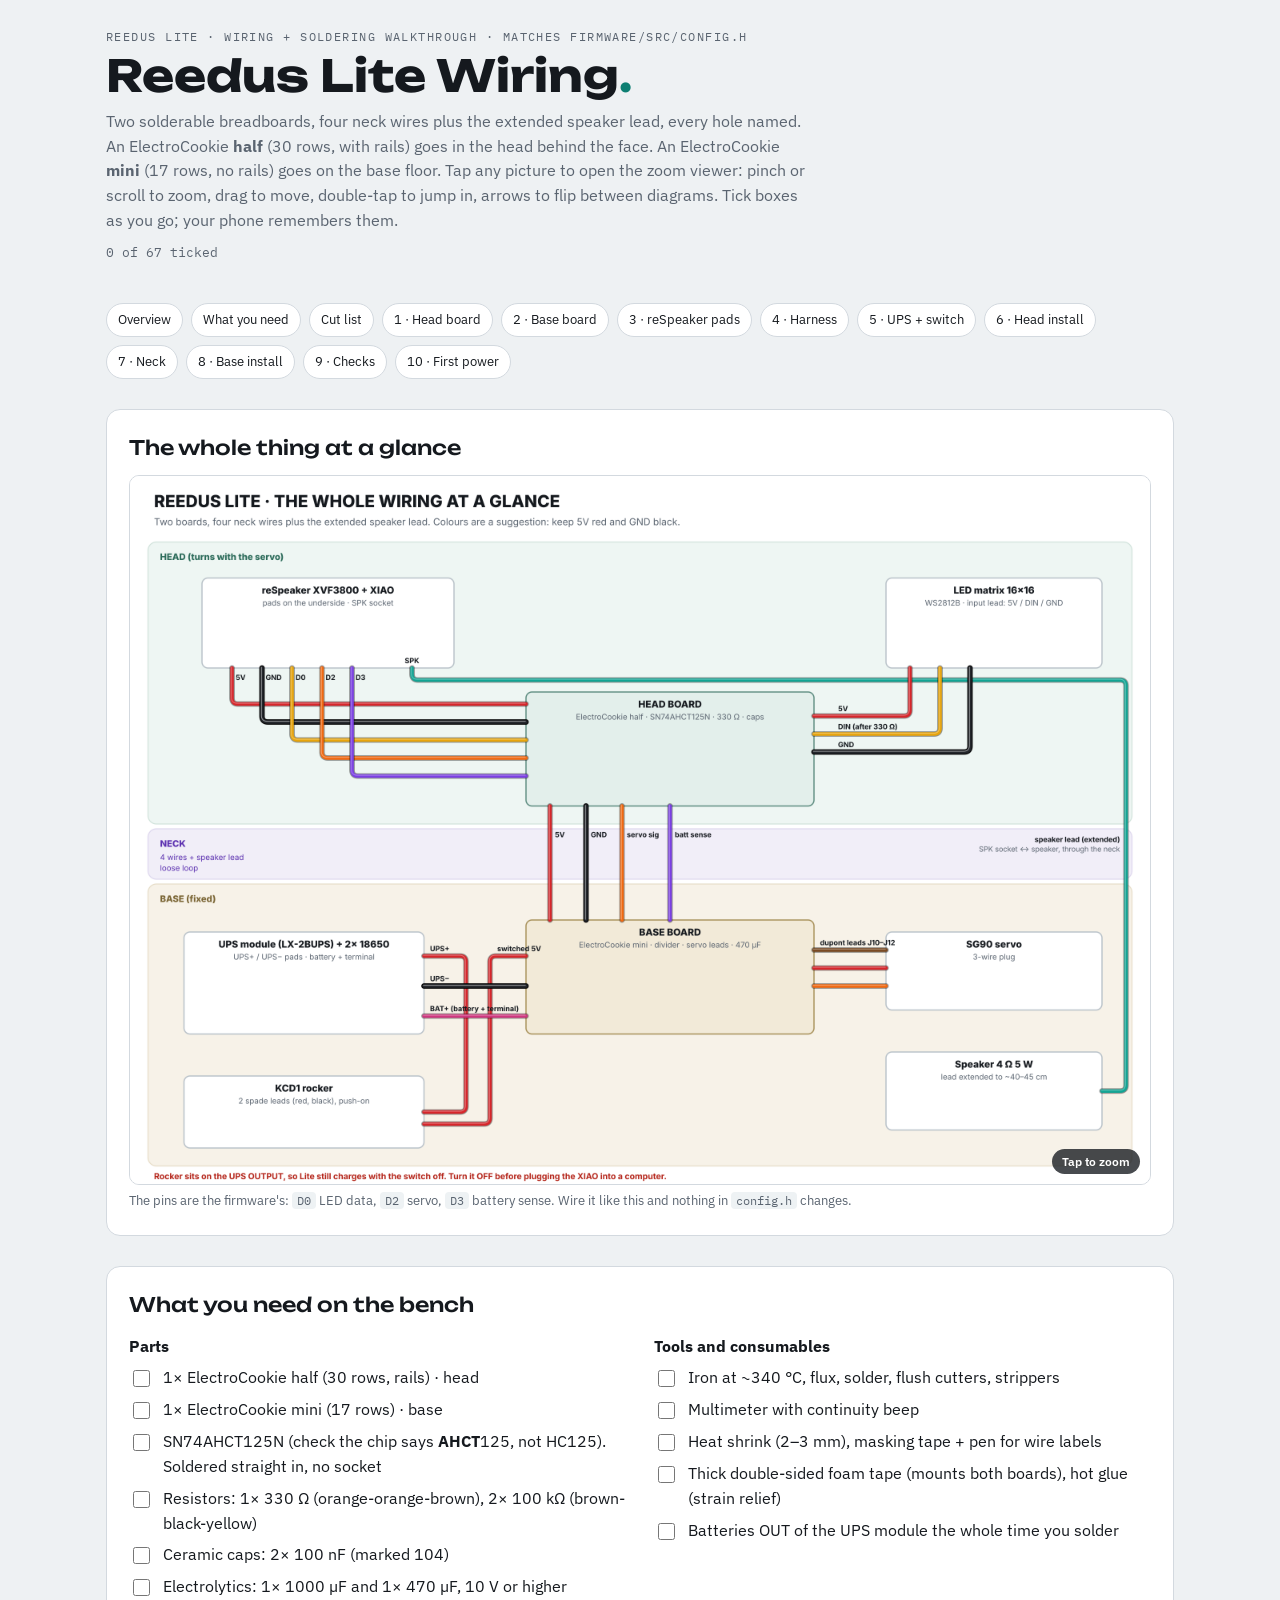
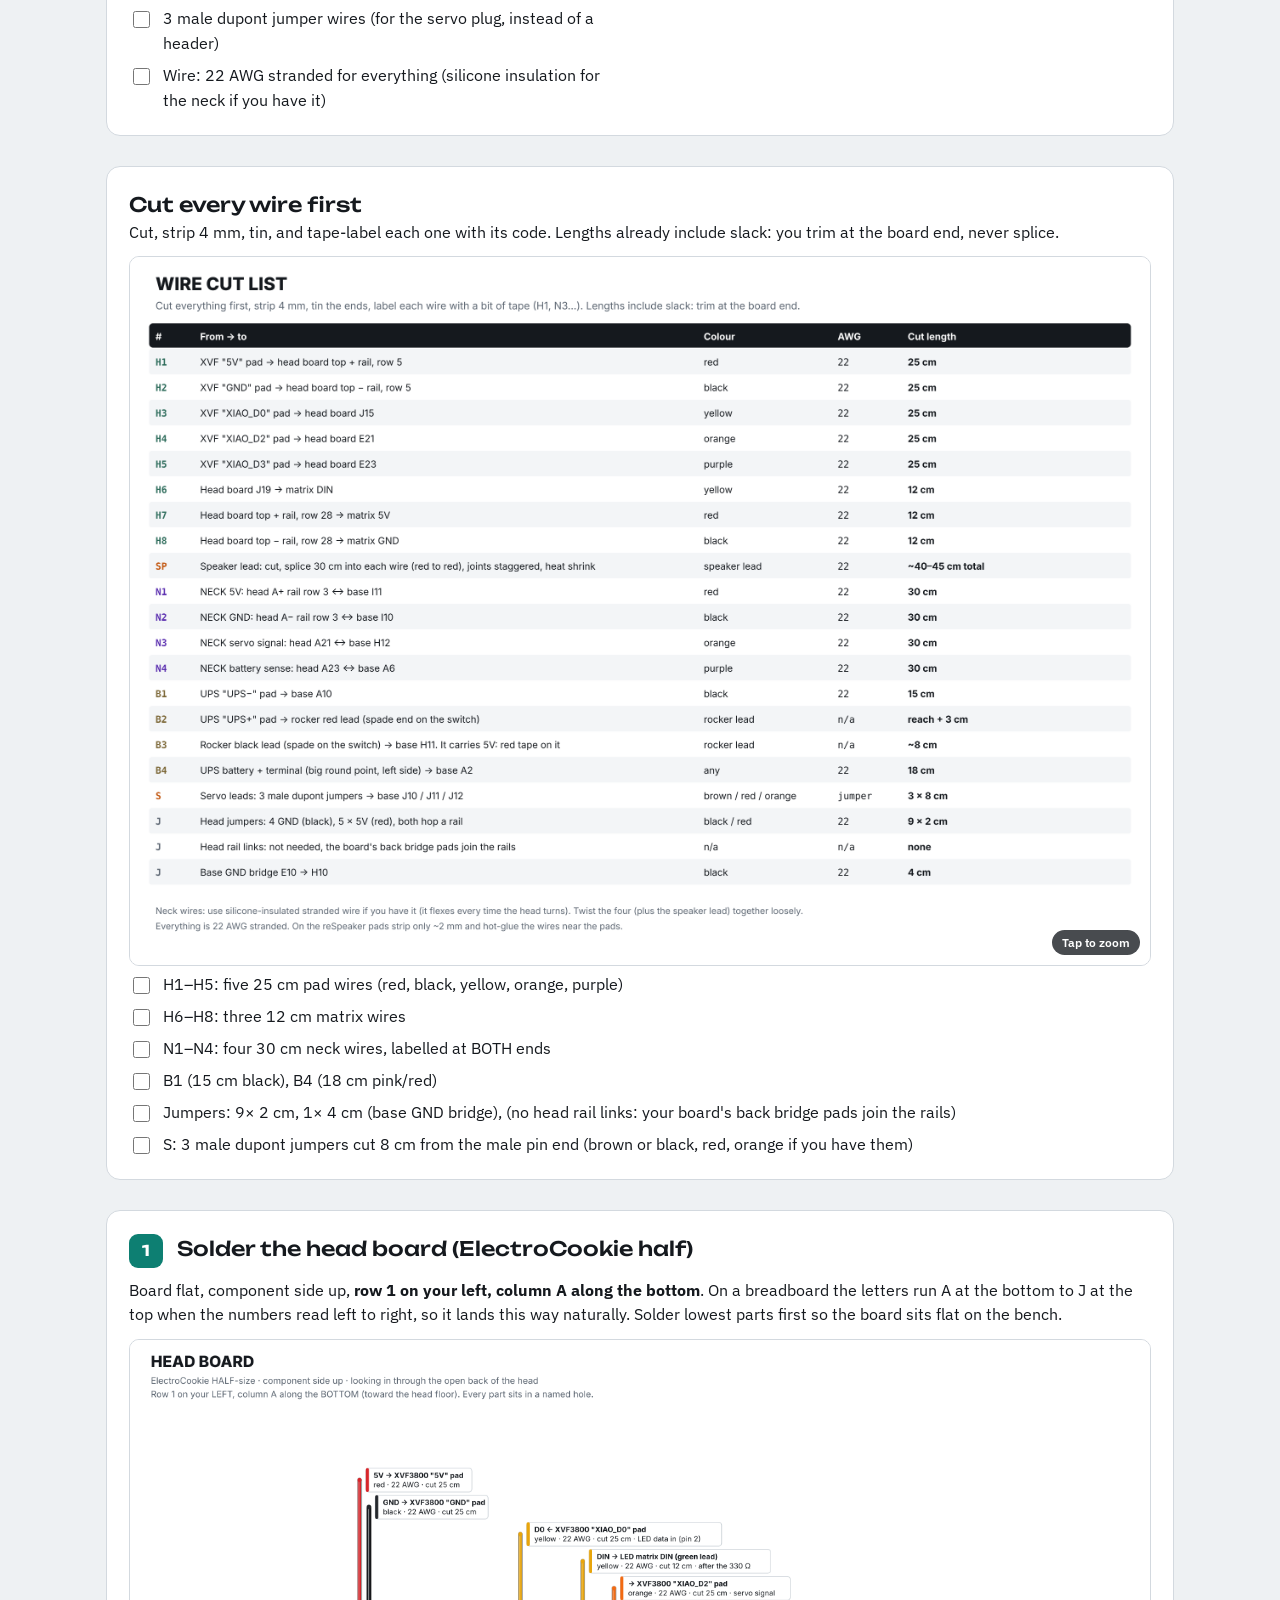
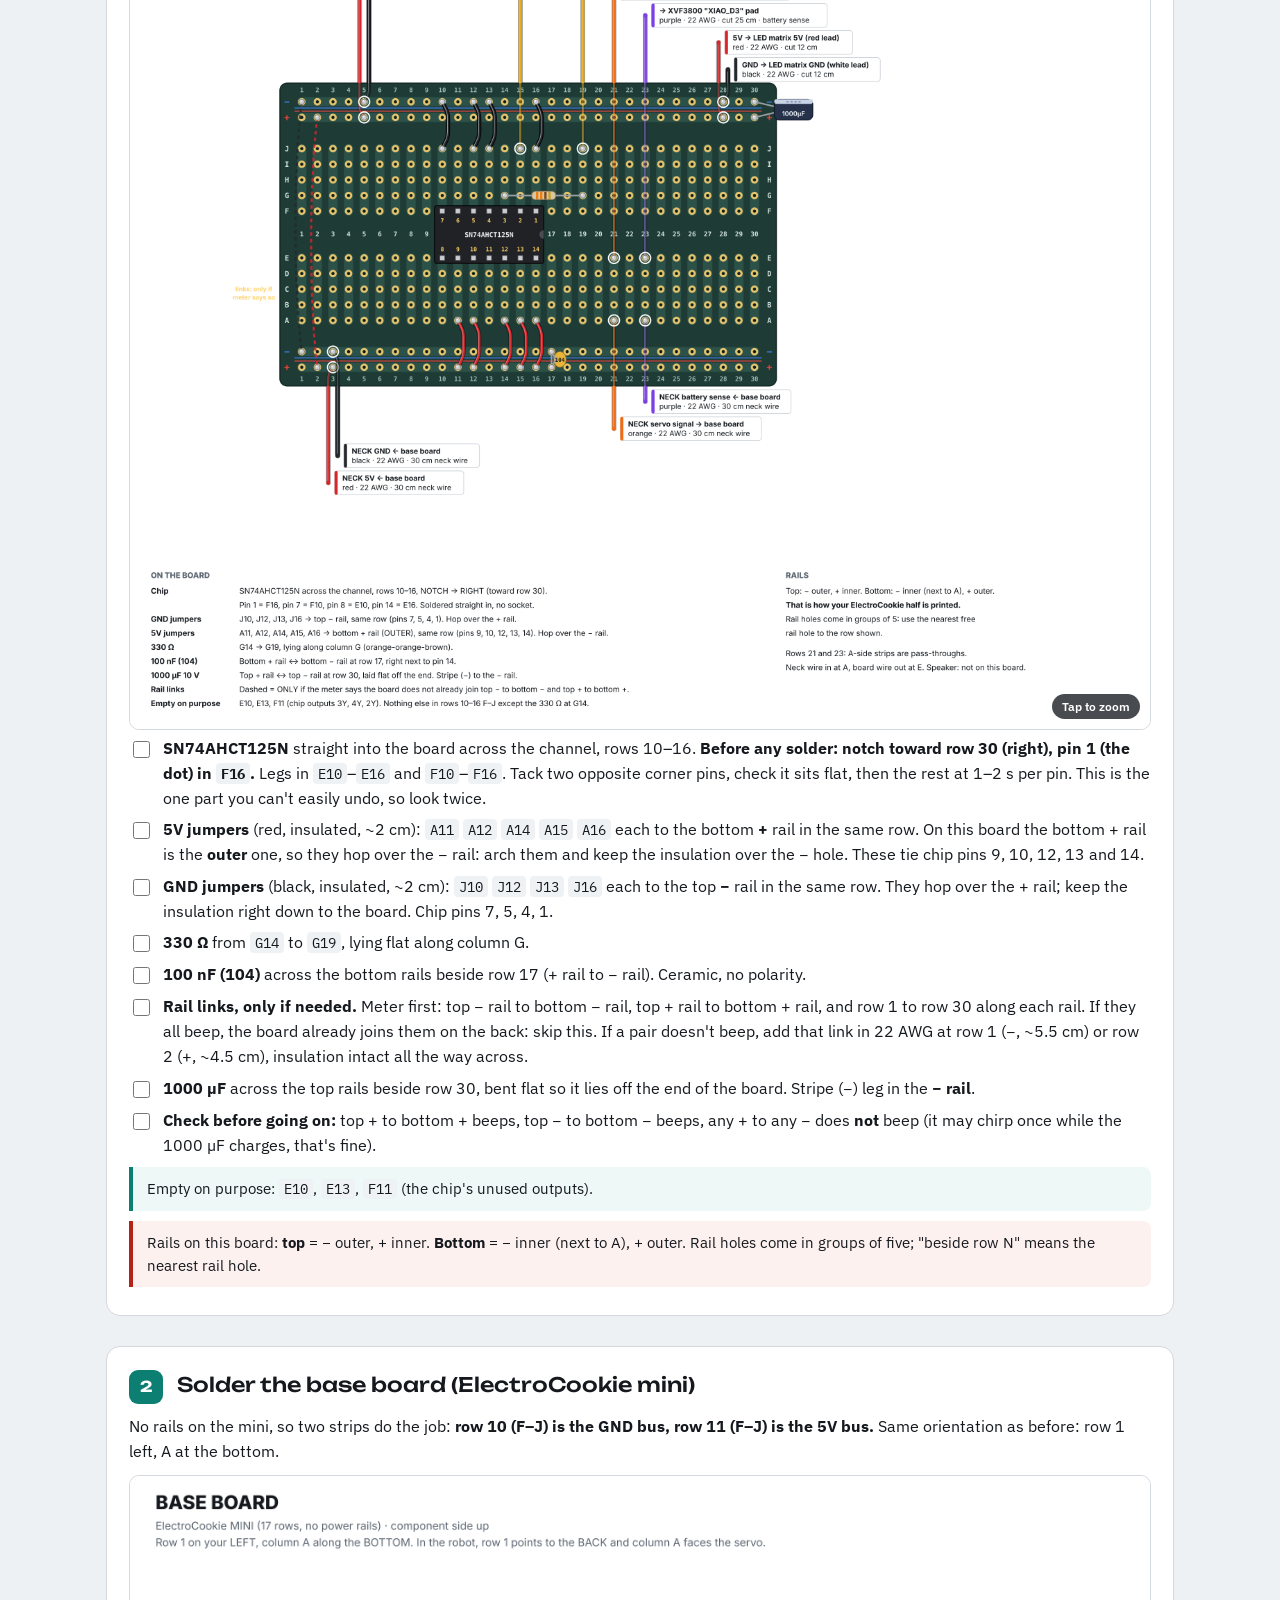
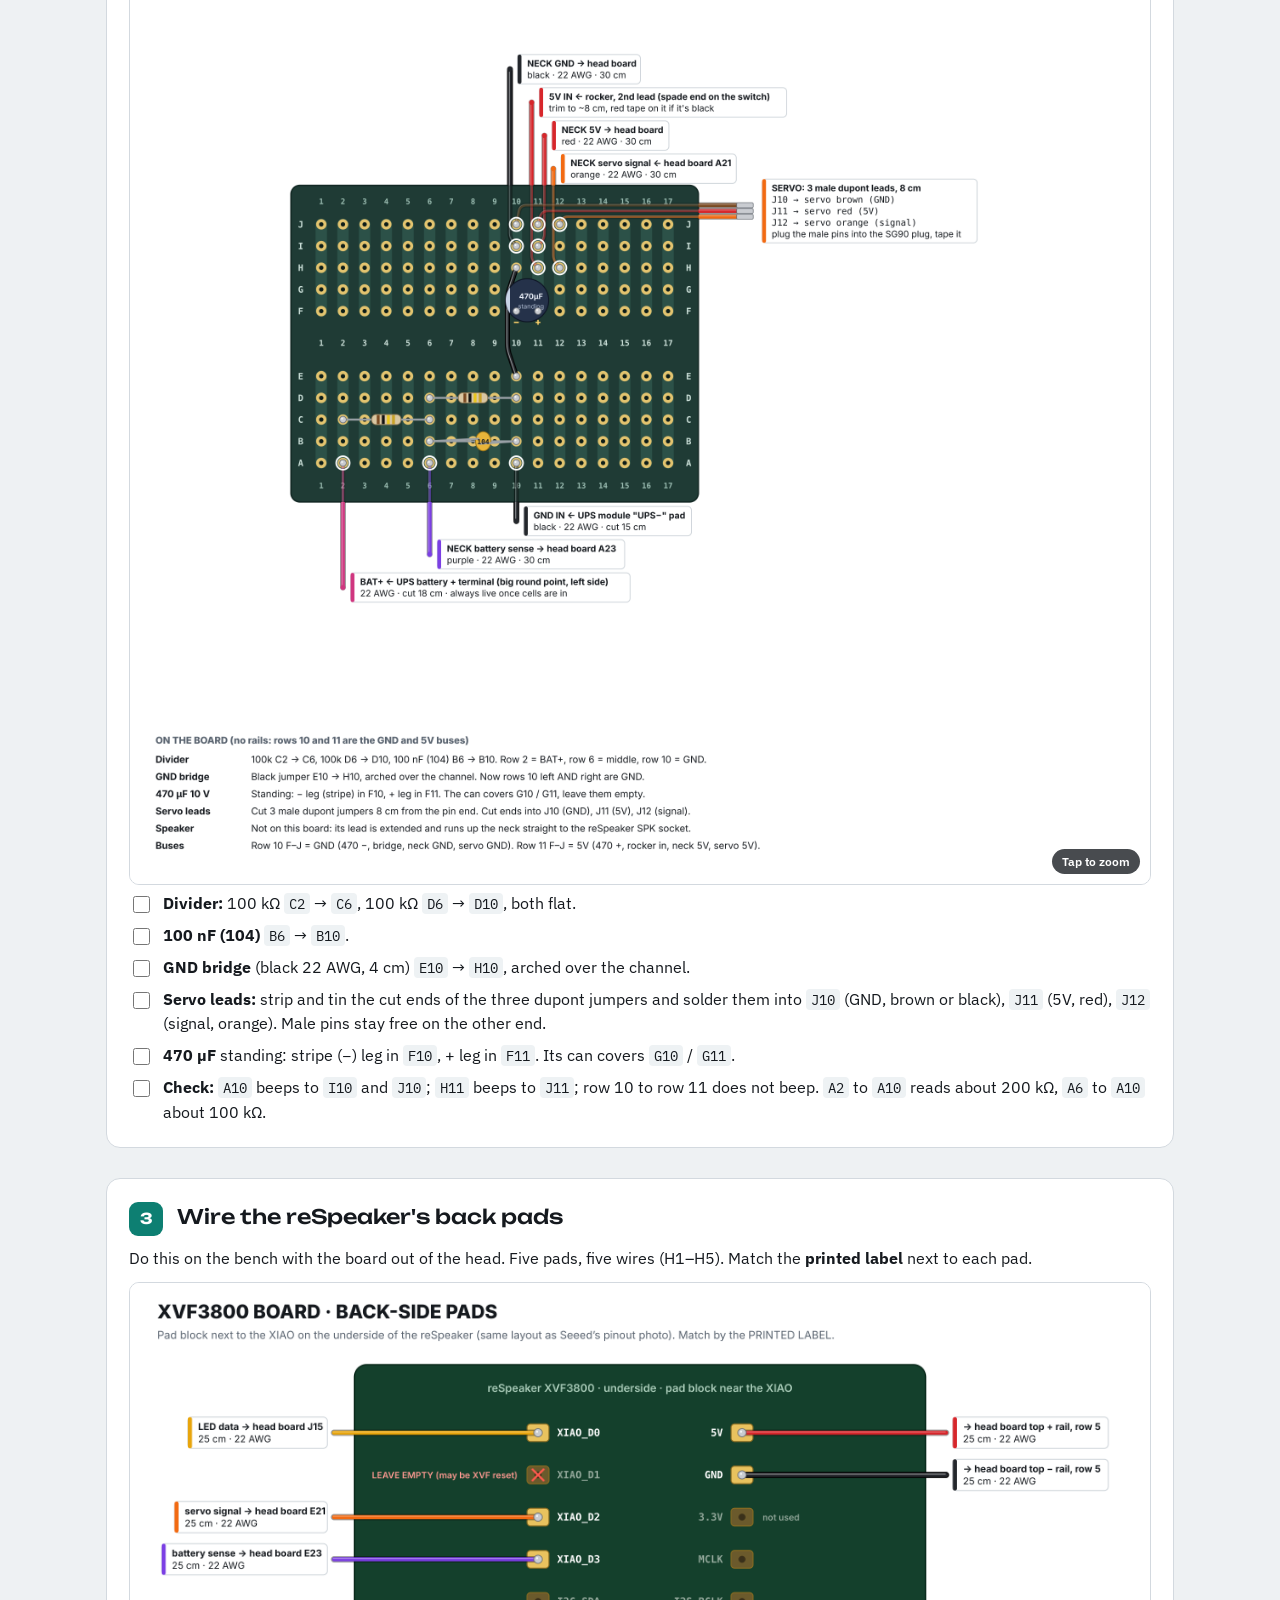
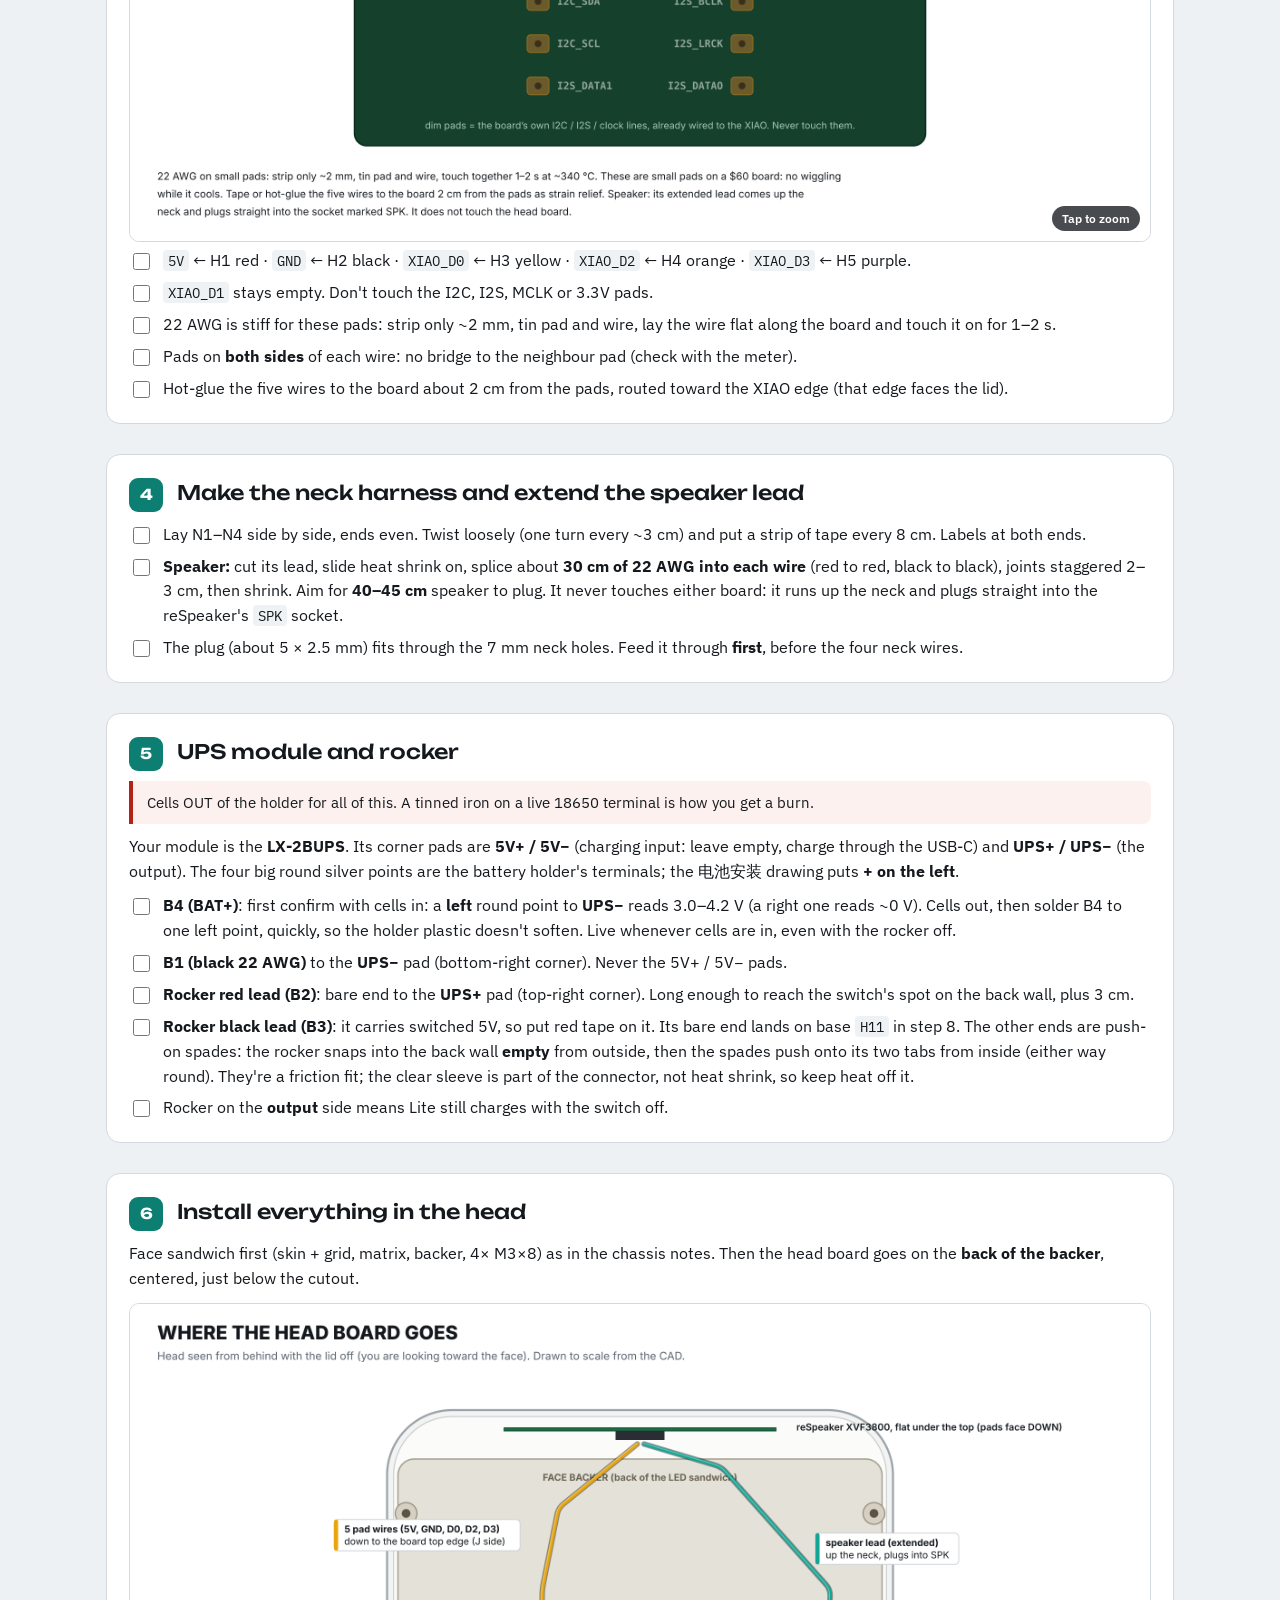
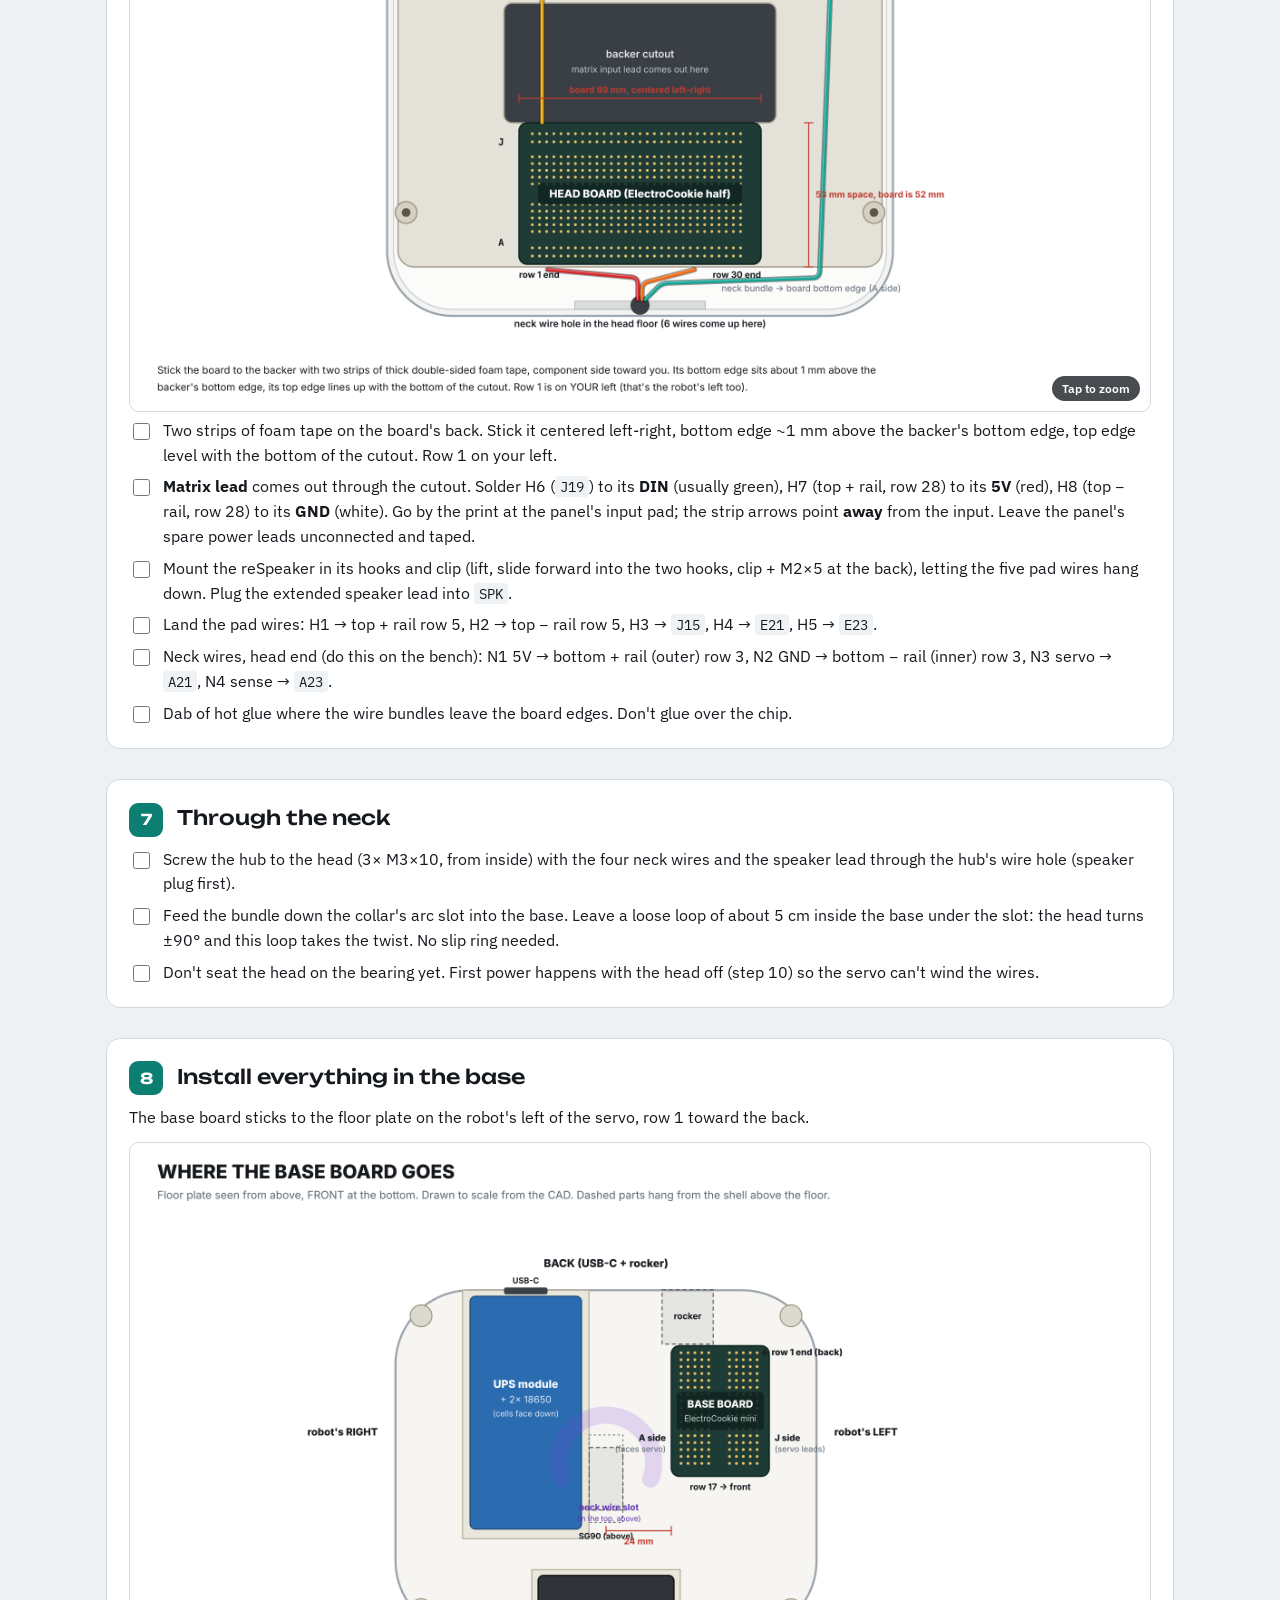
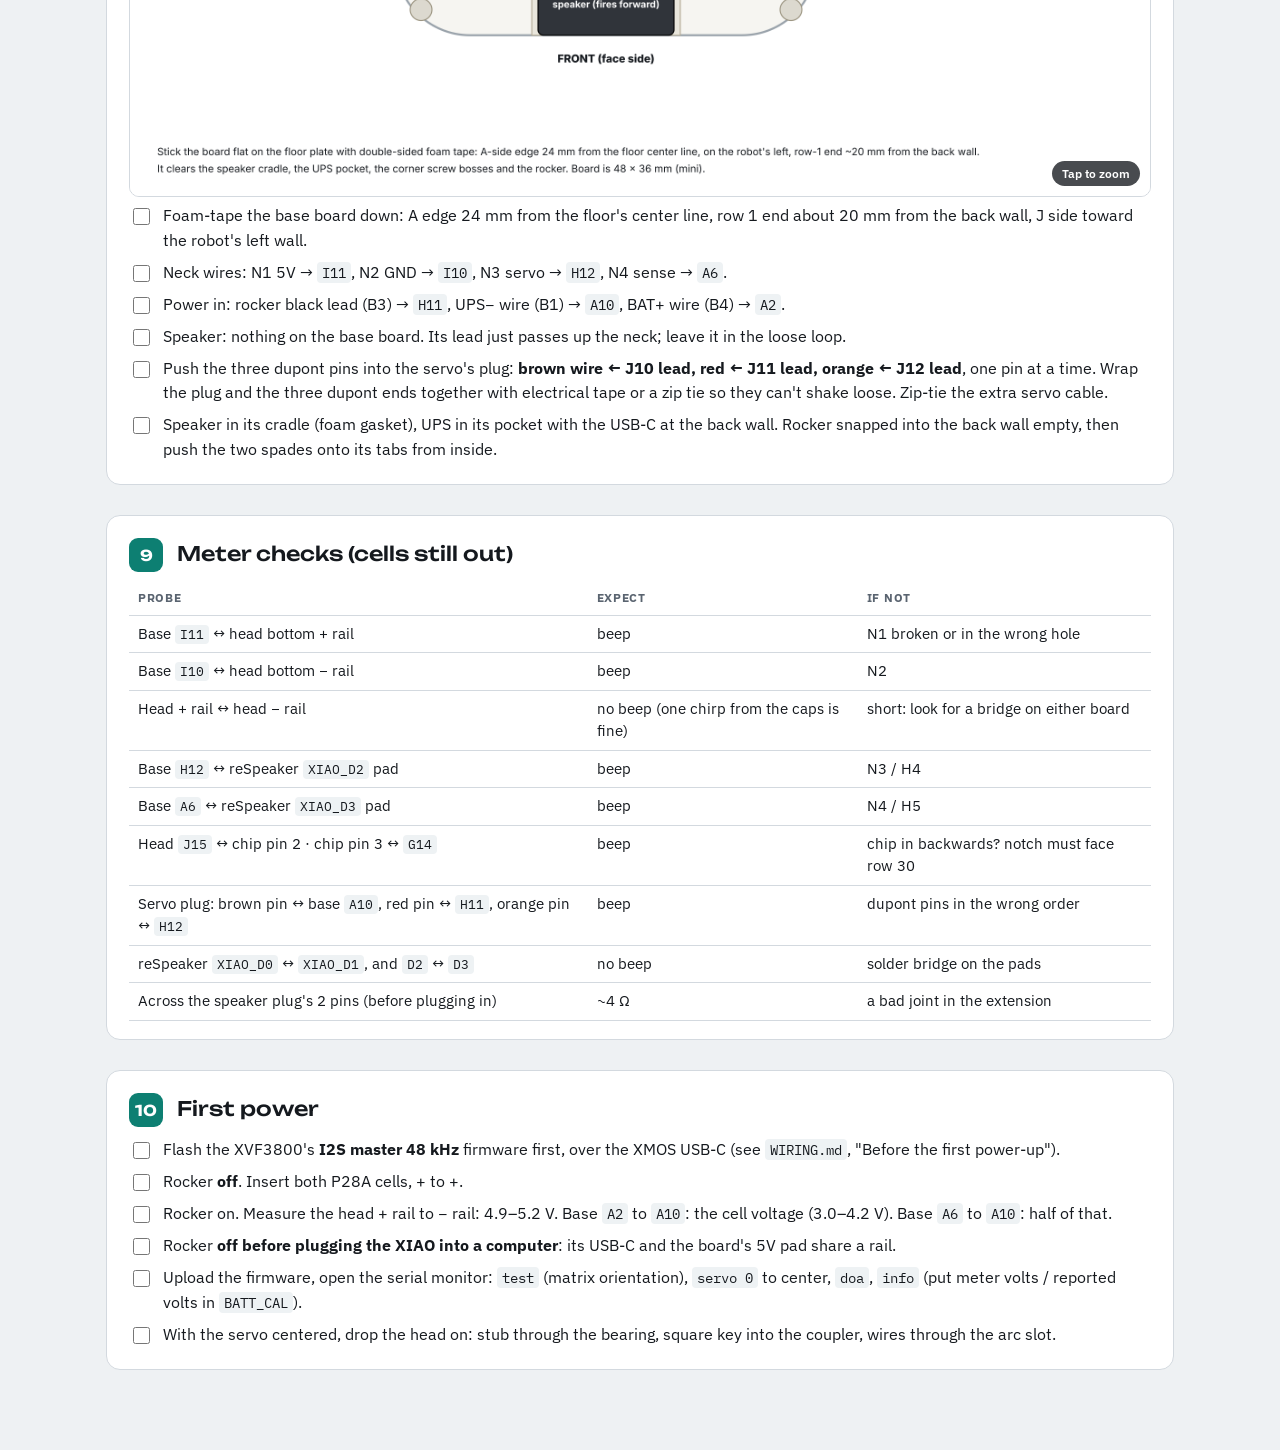
<file: ReedusLite/wiring/index.html>
<!DOCTYPE html>
<html lang="en">
<head>
<meta charset="utf-8">
<meta name="viewport" content="width=device-width, initial-scale=1, viewport-fit=cover">
<title>Reedus Lite Wiring</title>
<link rel="preconnect" href="https://fonts.googleapis.com">
<link rel="preconnect" href="https://fonts.gstatic.com" crossorigin>
<link rel="stylesheet" href="https://fonts.googleapis.com/css2?family=Unbounded:wght@500;700&family=IBM+Plex+Sans:wght@400;500;600;700&family=IBM+Plex+Mono:wght@400;600&display=swap">
<style>
:root{
  color-scheme: light;
  --paper:#eef1f3; --sheet:#ffffff; --ink:#15191e; --muted:#5a6470; --rule:#d3d9df; --accent:#0d7f72;
  --v5:#d7262b; --gnd:#24272c; --warn:#b42318;
  --display:"Unbounded","Arial Rounded MT Bold",system-ui,sans-serif;
  --body:"IBM Plex Sans",system-ui,-apple-system,"Segoe UI",sans-serif;
  --mono:"IBM Plex Mono",ui-monospace,Menlo,Consolas,monospace;
}
*{box-sizing:border-box}
body{margin:0;background:var(--paper);color:var(--ink);font-family:var(--body);font-size:16px;line-height:1.55}
.wrap{max-width:1100px;margin:0 auto;padding:28px max(16px,env(safe-area-inset-right,0px)) 80px max(16px,env(safe-area-inset-left,0px));display:flex;flex-direction:column;gap:30px}
.eyebrow{font-family:var(--mono);font-size:12px;letter-spacing:.12em;text-transform:uppercase;color:var(--muted)}
h1{font-family:var(--display);font-weight:700;font-size:clamp(28px,4.4vw,44px);line-height:1.05;margin:6px 0 10px}
h1 span{color:var(--accent)}
h2{font-family:var(--display);font-weight:500;font-size:20px;margin:0}
h3{font-size:16px;margin:14px 0 6px}
p{margin:0 0 10px}
.lede{color:var(--muted);max-width:70ch}
nav.toc{display:flex;flex-wrap:wrap;gap:8px}
nav.toc a{font-size:13px;padding:6px 11px;border-radius:999px;border:1px solid var(--rule);background:var(--sheet);color:var(--ink);text-decoration:none}
nav.toc a:hover{border-color:var(--ink)}
section.card{background:var(--sheet);border:1px solid var(--rule);border-radius:14px;padding:22px 22px 18px}
.step-head{display:flex;align-items:baseline;gap:14px;margin-bottom:10px}
.num{font-family:var(--display);font-weight:700;font-size:15px;color:#fff;background:var(--accent);border-radius:9px;min-width:34px;height:34px;display:inline-flex;align-items:center;justify-content:center;flex:none}
.fig{margin:12px 0 6px;border:1px solid var(--rule);border-radius:10px;overflow:hidden;background:#fff;cursor:zoom-in}
.fig img{display:block;width:100%;height:auto}
.cap{font-size:13px;color:var(--muted);margin:0 0 6px}
ol.do,ul.do{margin:6px 0 4px;padding-left:0;list-style:none;display:flex;flex-direction:column;gap:7px}
ol.do li,ul.do li{display:flex;gap:10px;align-items:flex-start}
ol.do input,ul.do input{margin-top:5px;width:17px;height:17px;flex:none;accent-color:var(--accent)}
li.done span{color:var(--muted);text-decoration:line-through;text-decoration-color:#9aa3ab}
code{font-family:var(--mono);font-size:.9em;background:#eef2f4;padding:1px 5px;border-radius:4px;white-space:nowrap}
.warn{border-left:4px solid var(--warn);background:#fdf1f0;padding:10px 14px;border-radius:0 8px 8px 0;font-size:15px;margin:10px 0}
.tip{border-left:4px solid var(--accent);background:#eef8f6;padding:10px 14px;border-radius:0 8px 8px 0;font-size:15px;margin:10px 0}
table{border-collapse:collapse;width:100%;font-size:14.5px}
th,td{text-align:left;padding:7px 9px;border-bottom:1px solid var(--rule);vertical-align:top}
th{font-size:12px;letter-spacing:.06em;text-transform:uppercase;color:var(--muted)}
.tablewrap{overflow-x:auto}
.grid2{display:grid;grid-template-columns:repeat(auto-fit,minmax(300px,1fr));gap:4px 28px}
.progress{font-family:var(--mono);font-size:13px;color:var(--muted)}
.fig{position:relative}
.fig::after{content:"Tap to zoom";position:absolute;right:10px;bottom:10px;font:600 12px var(--body);color:#fff;background:rgba(21,25,30,.78);padding:5px 10px;border-radius:999px;pointer-events:none}
#viewer{position:fixed;inset:0;z-index:20;background:#0e1114;display:none;flex-direction:column}
#viewer.open{display:flex}
#vstage{position:relative;flex:1;overflow:hidden;touch-action:none;cursor:grab;user-select:none;-webkit-user-select:none}
#vstage.drag{cursor:grabbing}
#vimg{position:absolute;left:0;top:0;transform-origin:0 0;will-change:transform;background:#fff;max-width:none;-webkit-user-drag:none;user-select:none}
#vbar{display:flex;align-items:center;gap:6px;padding:8px max(10px,env(safe-area-inset-right,0px)) calc(8px + env(safe-area-inset-bottom,0px)) max(10px,env(safe-area-inset-left,0px));background:#15191e;color:#e9edf0;flex-wrap:wrap}
#vbar button{all:unset;box-sizing:border-box;min-width:40px;height:38px;padding:0 12px;border-radius:9px;background:#262c33;color:#fff;font:600 15px var(--body);display:inline-flex;align-items:center;justify-content:center;cursor:pointer}
#vbar button:hover{background:#323a43}
#vbar button:focus-visible{outline:2px solid #4fd1bd}
#vtitle{flex:1;min-width:120px;font:600 14px var(--body);white-space:nowrap;overflow:hidden;text-overflow:ellipsis;padding:0 6px}
#vpct{font:600 13px var(--mono);min-width:54px;text-align:center;color:#b9c2c9}
#vhint{position:absolute;left:50%;top:12px;transform:translateX(-50%);font:500 12.5px var(--body);color:#e9edf0;background:rgba(21,25,30,.8);padding:6px 12px;border-radius:999px;pointer-events:none;transition:opacity .6s}
</style>
</head>
<body>
<div class="wrap">
  <header>
    <div class="eyebrow">Reedus Lite · wiring + soldering walkthrough · matches firmware/src/config.h</div>
    <h1>Reedus Lite Wiring<span>.</span></h1>
    <p class="lede">Two solderable breadboards, four neck wires plus the extended speaker lead, every hole named. An ElectroCookie <b>half</b> (30 rows, with rails) goes in the head behind the face. An ElectroCookie <b>mini</b> (17 rows, no rails) goes on the base floor. Tap any picture to open the zoom viewer: pinch or scroll to zoom, drag to move, double-tap to jump in, arrows to flip between diagrams. Tick boxes as you go; your phone remembers them.</p>
    <p class="progress" id="progress"></p>
  </header>

  <nav class="toc">
    <a href="#overview">Overview</a><a href="#parts">What you need</a><a href="#cut">Cut list</a>
    <a href="#s1">1 · Head board</a><a href="#s2">2 · Base board</a><a href="#s3">3 · reSpeaker pads</a>
    <a href="#s4">4 · Harness</a><a href="#s5">5 · UPS + switch</a><a href="#s6">6 · Head install</a>
    <a href="#s7">7 · Neck</a><a href="#s8">8 · Base install</a><a href="#s9">9 · Checks</a><a href="#s10">10 · First power</a>
  </nav>

  <section class="card" id="overview">
    <h2>The whole thing at a glance</h2>
    <div class="fig"><img src="img/00_overview.png" alt="Block diagram: reSpeaker, head board and LED matrix in the head; four neck wires plus the speaker lead; base board, UPS, rocker, servo and speaker in the base"></div>
    <p class="cap">The pins are the firmware's: <code>D0</code> LED data, <code>D2</code> servo, <code>D3</code> battery sense. Wire it like this and nothing in <code>config.h</code> changes.</p>
  </section>

  <section class="card" id="parts">
    <h2>What you need on the bench</h2>
    <div class="grid2">
      <div>
        <h3>Parts</h3>
        <ul class="do">
          <li><input type="checkbox"><span>1× ElectroCookie half (30 rows, rails) · head</span></li>
          <li><input type="checkbox"><span>1× ElectroCookie mini (17 rows) · base</span></li>
          <li><input type="checkbox"><span>SN74AHCT125N (check the chip says <b>AHCT</b>125, not HC125). Soldered straight in, no socket</span></li>
          <li><input type="checkbox"><span>Resistors: 1× 330 Ω (orange-orange-brown), 2× 100 kΩ (brown-black-yellow)</span></li>
          <li><input type="checkbox"><span>Ceramic caps: 2× 100 nF (marked 104)</span></li>
          <li><input type="checkbox"><span>Electrolytics: 1× 1000 µF and 1× 470 µF, 10 V or higher</span></li>
          <li><input type="checkbox"><span>3 male dupont jumper wires (for the servo plug, instead of a header)</span></li>
          <li><input type="checkbox"><span>Wire: 22 AWG stranded for everything (silicone insulation for the neck if you have it)</span></li>
        </ul>
      </div>
      <div>
        <h3>Tools and consumables</h3>
        <ul class="do">
          <li><input type="checkbox"><span>Iron at ~340 °C, flux, solder, flush cutters, strippers</span></li>
          <li><input type="checkbox"><span>Multimeter with continuity beep</span></li>
          <li><input type="checkbox"><span>Heat shrink (2–3 mm), masking tape + pen for wire labels</span></li>
          <li><input type="checkbox"><span>Thick double-sided foam tape (mounts both boards), hot glue (strain relief)</span></li>
          <li><input type="checkbox"><span>Batteries OUT of the UPS module the whole time you solder</span></li>
        </ul>
      </div>
    </div>
  </section>

  <section class="card" id="cut">
    <h2>Cut every wire first</h2>
    <p>Cut, strip 4 mm, tin, and tape-label each one with its code. Lengths already include slack: you trim at the board end, never splice.</p>
    <div class="fig"><img src="img/01_cut_list.png" alt="Wire cut list table with codes H1 to H8, N1 to N4, B1 to B4, speaker and jumpers"></div>
    <ul class="do">
      <li><input type="checkbox"><span>H1–H5: five 25 cm pad wires (red, black, yellow, orange, purple)</span></li>
      <li><input type="checkbox"><span>H6–H8: three 12 cm matrix wires</span></li>
      <li><input type="checkbox"><span>N1–N4: four 30 cm neck wires, labelled at BOTH ends</span></li>
      <li><input type="checkbox"><span>B1 (15 cm black), B4 (18 cm pink/red)</span></li>
      <li><input type="checkbox"><span>Jumpers: 9× 2 cm, 1× 4 cm (base GND bridge), (no head rail links: your board's back bridge pads join the rails)</span></li>
      <li><input type="checkbox"><span>S: 3 male dupont jumpers cut 8 cm from the male pin end (brown or black, red, orange if you have them)</span></li>
    </ul>
  </section>

  <section class="card" id="s1">
    <div class="step-head"><span class="num">1</span><h2>Solder the head board (ElectroCookie half)</h2></div>
    <p>Board flat, component side up, <b>row 1 on your left, column A along the bottom</b>. On a breadboard the letters run A at the bottom to J at the top when the numbers read left to right, so it lands this way naturally. Solder lowest parts first so the board sits flat on the bench.</p>
    <div class="fig"><img src="img/02_head_board.png" alt="Head board hole-by-hole layout"></div>
    <ol class="do">
      <li><input type="checkbox"><span><b>SN74AHCT125N</b> straight into the board across the channel, rows 10–16. <b>Before any solder: notch toward row 30 (right), pin 1 (the dot) in <code>F16</code>.</b> Legs in <code>E10</code>–<code>E16</code> and <code>F10</code>–<code>F16</code>. Tack two opposite corner pins, check it sits flat, then the rest at 1–2 s per pin. This is the one part you can't easily undo, so look twice.</span></li>
      <li><input type="checkbox"><span><b>5V jumpers</b> (red, insulated, ~2 cm): <code>A11</code> <code>A12</code> <code>A14</code> <code>A15</code> <code>A16</code> each to the bottom <b>+</b> rail in the same row. On this board the bottom + rail is the <b>outer</b> one, so they hop over the − rail: arch them and keep the insulation over the − hole. These tie chip pins 9, 10, 12, 13 and 14.</span></li>
      <li><input type="checkbox"><span><b>GND jumpers</b> (black, insulated, ~2 cm): <code>J10</code> <code>J12</code> <code>J13</code> <code>J16</code> each to the top <b>−</b> rail in the same row. They hop over the + rail; keep the insulation right down to the board. Chip pins 7, 5, 4, 1.</span></li>
      <li><input type="checkbox"><span><b>330 Ω</b> from <code>G14</code> to <code>G19</code>, lying flat along column G.</span></li>
      <li><input type="checkbox"><span><b>100 nF (104)</b> across the bottom rails beside row 17 (+ rail to − rail). Ceramic, no polarity.</span></li>
      <li><input type="checkbox"><span><b>Rail links, only if needed.</b> Meter first: top − rail to bottom − rail, top + rail to bottom + rail, and row 1 to row 30 along each rail. If they all beep, the board already joins them on the back: skip this. If a pair doesn't beep, add that link in 22 AWG at row 1 (−, ~5.5 cm) or row 2 (+, ~4.5 cm), insulation intact all the way across.</span></li>
      <li><input type="checkbox"><span><b>1000 µF</b> across the top rails beside row 30, bent flat so it lies off the end of the board. Stripe (−) leg in the <b>− rail</b>.</span></li>
      <li><input type="checkbox"><span><b>Check before going on:</b> top + to bottom + beeps, top − to bottom − beeps, any + to any − does <b>not</b> beep (it may chirp once while the 1000 µF charges, that's fine).</span></li>
    </ol>
    <div class="tip">Empty on purpose: <code>E10</code>, <code>E13</code>, <code>F11</code> (the chip's unused outputs).</div>
    <div class="warn">Rails on this board: <b>top</b> = − outer, + inner. <b>Bottom</b> = − inner (next to A), + outer. Rail holes come in groups of five; "beside row N" means the nearest rail hole.</div>
  </section>

  <section class="card" id="s2">
    <div class="step-head"><span class="num">2</span><h2>Solder the base board (ElectroCookie mini)</h2></div>
    <p>No rails on the mini, so two strips do the job: <b>row 10 (F–J) is the GND bus, row 11 (F–J) is the 5V bus.</b> Same orientation as before: row 1 left, A at the bottom.</p>
    <div class="fig"><img src="img/03_base_board.png" alt="Base board hole-by-hole layout"></div>
    <ol class="do">
      <li><input type="checkbox"><span><b>Divider:</b> 100 kΩ <code>C2</code> → <code>C6</code>, 100 kΩ <code>D6</code> → <code>D10</code>, both flat.</span></li>
      <li><input type="checkbox"><span><b>100 nF (104)</b> <code>B6</code> → <code>B10</code>.</span></li>
      <li><input type="checkbox"><span><b>GND bridge</b> (black 22 AWG, 4 cm) <code>E10</code> → <code>H10</code>, arched over the channel.</span></li>
      <li><input type="checkbox"><span><b>Servo leads:</b> strip and tin the cut ends of the three dupont jumpers and solder them into <code>J10</code> (GND, brown or black), <code>J11</code> (5V, red), <code>J12</code> (signal, orange). Male pins stay free on the other end.</span></li>
      <li><input type="checkbox"><span><b>470 µF</b> standing: stripe (−) leg in <code>F10</code>, + leg in <code>F11</code>. Its can covers <code>G10</code> / <code>G11</code>.</span></li>
      <li><input type="checkbox"><span><b>Check:</b> <code>A10</code> beeps to <code>I10</code> and <code>J10</code>; <code>H11</code> beeps to <code>J11</code>; row 10 to row 11 does not beep. <code>A2</code> to <code>A10</code> reads about 200 kΩ, <code>A6</code> to <code>A10</code> about 100 kΩ.</span></li>
    </ol>
  </section>

  <section class="card" id="s3">
    <div class="step-head"><span class="num">3</span><h2>Wire the reSpeaker's back pads</h2></div>
    <p>Do this on the bench with the board out of the head. Five pads, five wires (H1–H5). Match the <b>printed label</b> next to each pad.</p>
    <div class="fig"><img src="img/04_xvf_pads.png" alt="reSpeaker underside pad block: XIAO_D0, D2, D3, 5V and GND get wires; XIAO_D1 stays empty"></div>
    <ol class="do">
      <li><input type="checkbox"><span><code>5V</code> ← H1 red · <code>GND</code> ← H2 black · <code>XIAO_D0</code> ← H3 yellow · <code>XIAO_D2</code> ← H4 orange · <code>XIAO_D3</code> ← H5 purple.</span></li>
      <li><input type="checkbox"><span><code>XIAO_D1</code> stays empty. Don't touch the I2C, I2S, MCLK or 3.3V pads.</span></li>
      <li><input type="checkbox"><span>22 AWG is stiff for these pads: strip only ~2 mm, tin pad and wire, lay the wire flat along the board and touch it on for 1–2 s.</span></li>
      <li><input type="checkbox"><span>Pads on <b>both sides</b> of each wire: no bridge to the neighbour pad (check with the meter).</span></li>
      <li><input type="checkbox"><span>Hot-glue the five wires to the board about 2 cm from the pads, routed toward the XIAO edge (that edge faces the lid).</span></li>
    </ol>
  </section>

  <section class="card" id="s4">
    <div class="step-head"><span class="num">4</span><h2>Make the neck harness and extend the speaker lead</h2></div>
    <ol class="do">
      <li><input type="checkbox"><span>Lay N1–N4 side by side, ends even. Twist loosely (one turn every ~3 cm) and put a strip of tape every 8 cm. Labels at both ends.</span></li>
      <li><input type="checkbox"><span><b>Speaker:</b> cut its lead, slide heat shrink on, splice about <b>30 cm of 22 AWG into each wire</b> (red to red, black to black), joints staggered 2–3 cm, then shrink. Aim for <b>40–45 cm</b> speaker to plug. It never touches either board: it runs up the neck and plugs straight into the reSpeaker's <code>SPK</code> socket.</span></li>
      <li><input type="checkbox"><span>The plug (about 5 × 2.5 mm) fits through the 7 mm neck holes. Feed it through <b>first</b>, before the four neck wires.</span></li>
    </ol>
  </section>

  <section class="card" id="s5">
    <div class="step-head"><span class="num">5</span><h2>UPS module and rocker</h2></div>
    <div class="warn">Cells OUT of the holder for all of this. A tinned iron on a live 18650 terminal is how you get a burn.</div>
    <p>Your module is the <b>LX-2BUPS</b>. Its corner pads are <b>5V+ / 5V−</b> (charging input: leave empty, charge through the USB-C) and <b>UPS+ / UPS−</b> (the output). The four big round silver points are the battery holder's terminals; the 电池安装 drawing puts <b>+ on the left</b>.</p>
    <ol class="do">
      <li><input type="checkbox"><span><b>B4 (BAT+)</b>: first confirm with cells in: a <b>left</b> round point to <b>UPS−</b> reads 3.0–4.2 V (a right one reads ~0 V). Cells out, then solder B4 to one left point, quickly, so the holder plastic doesn't soften. Live whenever cells are in, even with the rocker off.</span></li>
      <li><input type="checkbox"><span><b>B1 (black 22 AWG)</b> to the <b>UPS−</b> pad (bottom-right corner). Never the 5V+ / 5V− pads.</span></li>
      <li><input type="checkbox"><span><b>Rocker red lead (B2)</b>: bare end to the <b>UPS+</b> pad (top-right corner). Long enough to reach the switch's spot on the back wall, plus 3 cm.</span></li>
      <li><input type="checkbox"><span><b>Rocker black lead (B3)</b>: it carries switched 5V, so put red tape on it. Its bare end lands on base <code>H11</code> in step 8. The other ends are push-on spades: the rocker snaps into the back wall <b>empty</b> from outside, then the spades push onto its two tabs from inside (either way round). They're a friction fit; the clear sleeve is part of the connector, not heat shrink, so keep heat off it.</span></li>
      <li><input type="checkbox"><span>Rocker on the <b>output</b> side means Lite still charges with the switch off.</span></li>
    </ol>
  </section>

  <section class="card" id="s6">
    <div class="step-head"><span class="num">6</span><h2>Install everything in the head</h2></div>
    <p>Face sandwich first (skin + grid, matrix, backer, 4× M3×8) as in the chassis notes. Then the head board goes on the <b>back of the backer</b>, centered, just below the cutout.</p>
    <div class="fig"><img src="img/05_head_placement.png" alt="Head seen from behind: head board taped to the backer below the cutout, reSpeaker at the top, neck hole in the floor"></div>
    <ol class="do">
      <li><input type="checkbox"><span>Two strips of foam tape on the board's back. Stick it centered left-right, bottom edge ~1 mm above the backer's bottom edge, top edge level with the bottom of the cutout. Row 1 on your left.</span></li>
      <li><input type="checkbox"><span><b>Matrix lead</b> comes out through the cutout. Solder H6 (<code>J19</code>) to its <b>DIN</b> (usually green), H7 (top + rail, row 28) to its <b>5V</b> (red), H8 (top − rail, row 28) to its <b>GND</b> (white). Go by the print at the panel's input pad; the strip arrows point <b>away</b> from the input. Leave the panel's spare power leads unconnected and taped.</span></li>
      <li><input type="checkbox"><span>Mount the reSpeaker in its hooks and clip (lift, slide forward into the two hooks, clip + M2×5 at the back), letting the five pad wires hang down. Plug the extended speaker lead into <code>SPK</code>.</span></li>
      <li><input type="checkbox"><span>Land the pad wires: H1 → top + rail row 5, H2 → top − rail row 5, H3 → <code>J15</code>, H4 → <code>E21</code>, H5 → <code>E23</code>.</span></li>
      <li><input type="checkbox"><span>Neck wires, head end (do this on the bench): N1 5V → bottom + rail (outer) row 3, N2 GND → bottom − rail (inner) row 3, N3 servo → <code>A21</code>, N4 sense → <code>A23</code>.</span></li>
            <li><input type="checkbox"><span>Dab of hot glue where the wire bundles leave the board edges. Don't glue over the chip.</span></li>
    </ol>
  </section>

  <section class="card" id="s7">
    <div class="step-head"><span class="num">7</span><h2>Through the neck</h2></div>
    <ol class="do">
      <li><input type="checkbox"><span>Screw the hub to the head (3× M3×10, from inside) with the four neck wires and the speaker lead through the hub's wire hole (speaker plug first).</span></li>
      <li><input type="checkbox"><span>Feed the bundle down the collar's arc slot into the base. Leave a loose loop of about 5 cm inside the base under the slot: the head turns ±90° and this loop takes the twist. No slip ring needed.</span></li>
      <li><input type="checkbox"><span>Don't seat the head on the bearing yet. First power happens with the head off (step 10) so the servo can't wind the wires.</span></li>
    </ol>
  </section>

  <section class="card" id="s8">
    <div class="step-head"><span class="num">8</span><h2>Install everything in the base</h2></div>
    <p>The base board sticks to the floor plate on the robot's left of the servo, row 1 toward the back.</p>
    <div class="fig"><img src="img/06_base_placement.png" alt="Base floor plate from above: base board on the robot's left of the servo, between the rocker and the speaker"></div>
    <ol class="do">
      <li><input type="checkbox"><span>Foam-tape the base board down: A edge 24 mm from the floor's center line, row 1 end about 20 mm from the back wall, J side toward the robot's left wall.</span></li>
      <li><input type="checkbox"><span>Neck wires: N1 5V → <code>I11</code>, N2 GND → <code>I10</code>, N3 servo → <code>H12</code>, N4 sense → <code>A6</code>.</span></li>
      <li><input type="checkbox"><span>Power in: rocker black lead (B3) → <code>H11</code>, UPS− wire (B1) → <code>A10</code>, BAT+ wire (B4) → <code>A2</code>.</span></li>
      <li><input type="checkbox"><span>Speaker: nothing on the base board. Its lead just passes up the neck; leave it in the loose loop.</span></li>
      <li><input type="checkbox"><span>Push the three dupont pins into the servo's plug: <b>brown wire ← J10 lead, red ← J11 lead, orange ← J12 lead</b>, one pin at a time. Wrap the plug and the three dupont ends together with electrical tape or a zip tie so they can't shake loose. Zip-tie the extra servo cable.</span></li>
      <li><input type="checkbox"><span>Speaker in its cradle (foam gasket), UPS in its pocket with the USB-C at the back wall. Rocker snapped into the back wall empty, then push the two spades onto its tabs from inside.</span></li>
    </ol>
  </section>

  <section class="card" id="s9">
    <div class="step-head"><span class="num">9</span><h2>Meter checks (cells still out)</h2></div>
    <div class="tablewrap"><table>
      <thead><tr><th>Probe</th><th>Expect</th><th>If not</th></tr></thead>
      <tbody>
        <tr><td>Base <code>I11</code> ↔ head bottom + rail</td><td>beep</td><td>N1 broken or in the wrong hole</td></tr>
        <tr><td>Base <code>I10</code> ↔ head bottom − rail</td><td>beep</td><td>N2</td></tr>
        <tr><td>Head + rail ↔ head − rail</td><td>no beep (one chirp from the caps is fine)</td><td>short: look for a bridge on either board</td></tr>
        <tr><td>Base <code>H12</code> ↔ reSpeaker <code>XIAO_D2</code> pad</td><td>beep</td><td>N3 / H4</td></tr>
        <tr><td>Base <code>A6</code> ↔ reSpeaker <code>XIAO_D3</code> pad</td><td>beep</td><td>N4 / H5</td></tr>
        <tr><td>Head <code>J15</code> ↔ chip pin 2 · chip pin 3 ↔ <code>G14</code></td><td>beep</td><td>chip in backwards? notch must face row 30</td></tr>
        <tr><td>Servo plug: brown pin ↔ base <code>A10</code>, red pin ↔ <code>H11</code>, orange pin ↔ <code>H12</code></td><td>beep</td><td>dupont pins in the wrong order</td></tr>
        <tr><td>reSpeaker <code>XIAO_D0</code> ↔ <code>XIAO_D1</code>, and <code>D2</code> ↔ <code>D3</code></td><td>no beep</td><td>solder bridge on the pads</td></tr>
        <tr><td>Across the speaker plug's 2 pins (before plugging in)</td><td>~4 Ω</td><td>a bad joint in the extension</td></tr>
      </tbody>
    </table></div>
  </section>

  <section class="card" id="s10">
    <div class="step-head"><span class="num">10</span><h2>First power</h2></div>
    <ol class="do">
      <li><input type="checkbox"><span>Flash the XVF3800's <b>I2S master 48 kHz</b> firmware first, over the XMOS USB-C (see <code>WIRING.md</code>, "Before the first power-up").</span></li>
      <li><input type="checkbox"><span>Rocker <b>off</b>. Insert both P28A cells, + to +.</span></li>
      <li><input type="checkbox"><span>Rocker on. Measure the head + rail to − rail: 4.9–5.2 V. Base <code>A2</code> to <code>A10</code>: the cell voltage (3.0–4.2 V). Base <code>A6</code> to <code>A10</code>: half of that.</span></li>
      <li><input type="checkbox"><span>Rocker <b>off before plugging the XIAO into a computer</b>: its USB-C and the board's 5V pad share a rail.</span></li>
      <li><input type="checkbox"><span>Upload the firmware, open the serial monitor: <code>test</code> (matrix orientation), <code>servo 0</code> to center, <code>doa</code>, <code>info</code> (put meter volts / reported volts in <code>BATT_CAL</code>).</span></li>
      <li><input type="checkbox"><span>With the servo centered, drop the head on: stub through the bearing, square key into the coupler, wires through the arc slot.</span></li>
    </ol>
  </section>
</div>

<div id="viewer" role="dialog" aria-modal="true" aria-label="Diagram viewer">
  <div id="vstage"><img id="vimg" alt="" draggable="false"><div id="vhint">Pinch or scroll to zoom · drag to move · double-tap to jump in</div></div>
  <div id="vbar">
    <button id="vprev" aria-label="Previous diagram">‹</button>
    <span id="vtitle"></span>
    <button id="vnext" aria-label="Next diagram">›</button>
    <button id="vout" aria-label="Zoom out">−</button>
    <span id="vpct">100%</span>
    <button id="vin" aria-label="Zoom in">+</button>
    <button id="vfit">Fit</button>
    <button id="vclose" aria-label="Close">Close</button>
  </div>
</div>

<script>
(function(){
  var KEY='reedus-lite-wiring-v6';
  var boxes=[].slice.call(document.querySelectorAll('input[type=checkbox]'));
  var state={};
  try{state=JSON.parse(localStorage.getItem(KEY)||'{}')||{};}catch(e){state={};}
  function render(){
    var n=0;
    boxes.forEach(function(b,i){var on=!!state[i];b.checked=on;b.parentNode.classList.toggle('done',on);if(on)n++;});
    document.getElementById('progress').textContent=n+' of '+boxes.length+' ticked';
  }
  boxes.forEach(function(b,i){b.addEventListener('change',function(){state[i]=b.checked;try{localStorage.setItem(KEY,JSON.stringify(state));}catch(e){}render();});});
  render();
  // ---------- zoom viewer ----------
  var figs=[].slice.call(document.querySelectorAll('.fig img'));
  var V=document.getElementById('viewer'),st=document.getElementById('vstage'),im=document.getElementById('vimg');
  var title=document.getElementById('vtitle'),pct=document.getElementById('vpct'),hint=document.getElementById('vhint');
  var cur=0,S=1,X=0,Y=0,FIT=1,MAX=1.6,lastFocus=null;
  function titleOf(img){var h=img.closest('section').querySelector('h2');return (h?h.textContent:'Diagram');}
  function fitScale(){var r=st.getBoundingClientRect();return Math.min(r.width/im.naturalWidth,r.height/im.naturalHeight);}
  function apply(){
    var r=st.getBoundingClientRect(),w=im.naturalWidth*S,h=im.naturalHeight*S,m=60;
    if(w<=r.width)X=(r.width-w)/2;else X=Math.min(m,Math.max(r.width-w-m,X));
    if(h<=r.height)Y=(r.height-h)/2;else Y=Math.min(m,Math.max(r.height-h-m,Y));
    im.style.transform='translate('+X+'px,'+Y+'px) scale('+S+')';
    pct.textContent=Math.round(S/FIT*100)+'%';
  }
  function zoomAt(ns,cx,cy){ns=Math.max(FIT*0.8,Math.min(MAX,ns));X=cx-(cx-X)*ns/S;Y=cy-(cy-Y)*ns/S;S=ns;apply();}
  function center(){var r=st.getBoundingClientRect();return [r.width/2,r.height/2];}
  function fit(){FIT=fitScale();S=FIT;X=0;Y=0;apply();}
  function show(k){
    cur=(k+figs.length)%figs.length;var src=figs[cur];
    title.textContent=(cur+1)+' / '+figs.length+' · '+titleOf(src);
    im.onload=function(){fit();};im.src=src.src;im.alt=src.alt;
    if(im.complete&&im.naturalWidth)fit();
  }
  function open(k){lastFocus=document.activeElement;V.classList.add('open');document.body.style.overflow='hidden';show(k);
    hint.style.opacity='1';setTimeout(function(){hint.style.opacity='0';},2600);document.getElementById('vclose').focus();}
  function close(){V.classList.remove('open');document.body.style.overflow='';if(lastFocus)lastFocus.focus();}
  figs.forEach(function(img,k){var f=img.parentNode;f.setAttribute('tabindex','0');f.setAttribute('role','button');f.setAttribute('aria-label','Open '+titleOf(img)+' full screen');
    f.addEventListener('click',function(){open(k);});f.addEventListener('keydown',function(e){if(e.key==='Enter'||e.key===' '){e.preventDefault();open(k);}});});
  document.getElementById('vclose').onclick=close;
  document.getElementById('vfit').onclick=fit;
  document.getElementById('vin').onclick=function(){var c=center();zoomAt(S*1.5,c[0],c[1]);};
  document.getElementById('vout').onclick=function(){var c=center();zoomAt(S/1.5,c[0],c[1]);};
  document.getElementById('vprev').onclick=function(){show(cur-1);};
  document.getElementById('vnext').onclick=function(){show(cur+1);};
  st.addEventListener('wheel',function(e){e.preventDefault();var r=st.getBoundingClientRect();
    var k=e.ctrlKey?0.01:0.0018;zoomAt(S*Math.exp(-e.deltaY*k),e.clientX-r.left,e.clientY-r.top);},{passive:false});
  var P={},pinch=null,drag=null,lastTap=0;
  st.addEventListener('pointerdown',function(e){st.setPointerCapture(e.pointerId);P[e.pointerId]={x:e.clientX,y:e.clientY};
    var ids=Object.keys(P);
    if(ids.length===2){var a=P[ids[0]],b=P[ids[1]];pinch={d:Math.hypot(a.x-b.x,a.y-b.y),s:S};drag=null;}
    else if(ids.length===1){drag={x:e.clientX,y:e.clientY,X:X,Y:Y,moved:false};st.classList.add('drag');}});
  st.addEventListener('pointermove',function(e){if(!P[e.pointerId])return;P[e.pointerId]={x:e.clientX,y:e.clientY};
    var ids=Object.keys(P),r=st.getBoundingClientRect();
    if(pinch&&ids.length>=2){var a=P[ids[0]],b=P[ids[1]],d=Math.hypot(a.x-b.x,a.y-b.y);
      zoomAt(pinch.s*d/pinch.d,(a.x+b.x)/2-r.left,(a.y+b.y)/2-r.top);}
    else if(drag){var dx=e.clientX-drag.x,dy=e.clientY-drag.y;if(Math.abs(dx)+Math.abs(dy)>4)drag.moved=true;X=drag.X+dx;Y=drag.Y+dy;apply();}});
  function up(e){var wasDrag=drag;delete P[e.pointerId];st.classList.remove('drag');
    if(Object.keys(P).length<2)pinch=null;
    if(Object.keys(P).length===1){var id=Object.keys(P)[0];drag={x:P[id].x,y:P[id].y,X:X,Y:Y,moved:true};}else drag=null;
    if(e.type==='pointerup'&&wasDrag&&!wasDrag.moved){var now=Date.now(),r=st.getBoundingClientRect();
      if(now-lastTap<320){if(S<FIT*1.8)zoomAt(FIT*3,e.clientX-r.left,e.clientY-r.top);else fit();lastTap=0;}else lastTap=now;}}
  st.addEventListener('pointerup',up);st.addEventListener('pointercancel',up);
  document.addEventListener('keydown',function(e){if(!V.classList.contains('open'))return;
    if(e.key==='Escape')close();else if(e.key==='ArrowRight')show(cur+1);else if(e.key==='ArrowLeft')show(cur-1);
    else if(e.key==='+'||e.key==='='){var c=center();zoomAt(S*1.5,c[0],c[1]);}else if(e.key==='-'){var c2=center();zoomAt(S/1.5,c2[0],c2[1]);}
    else if(e.key==='0')fit();});
  window.addEventListener('resize',function(){if(V.classList.contains('open')){var f=FIT;FIT=fitScale();if(Math.abs(S-f)<1e-6)fit();else apply();}});
})();
</script>
</body>
</html>
</file>
